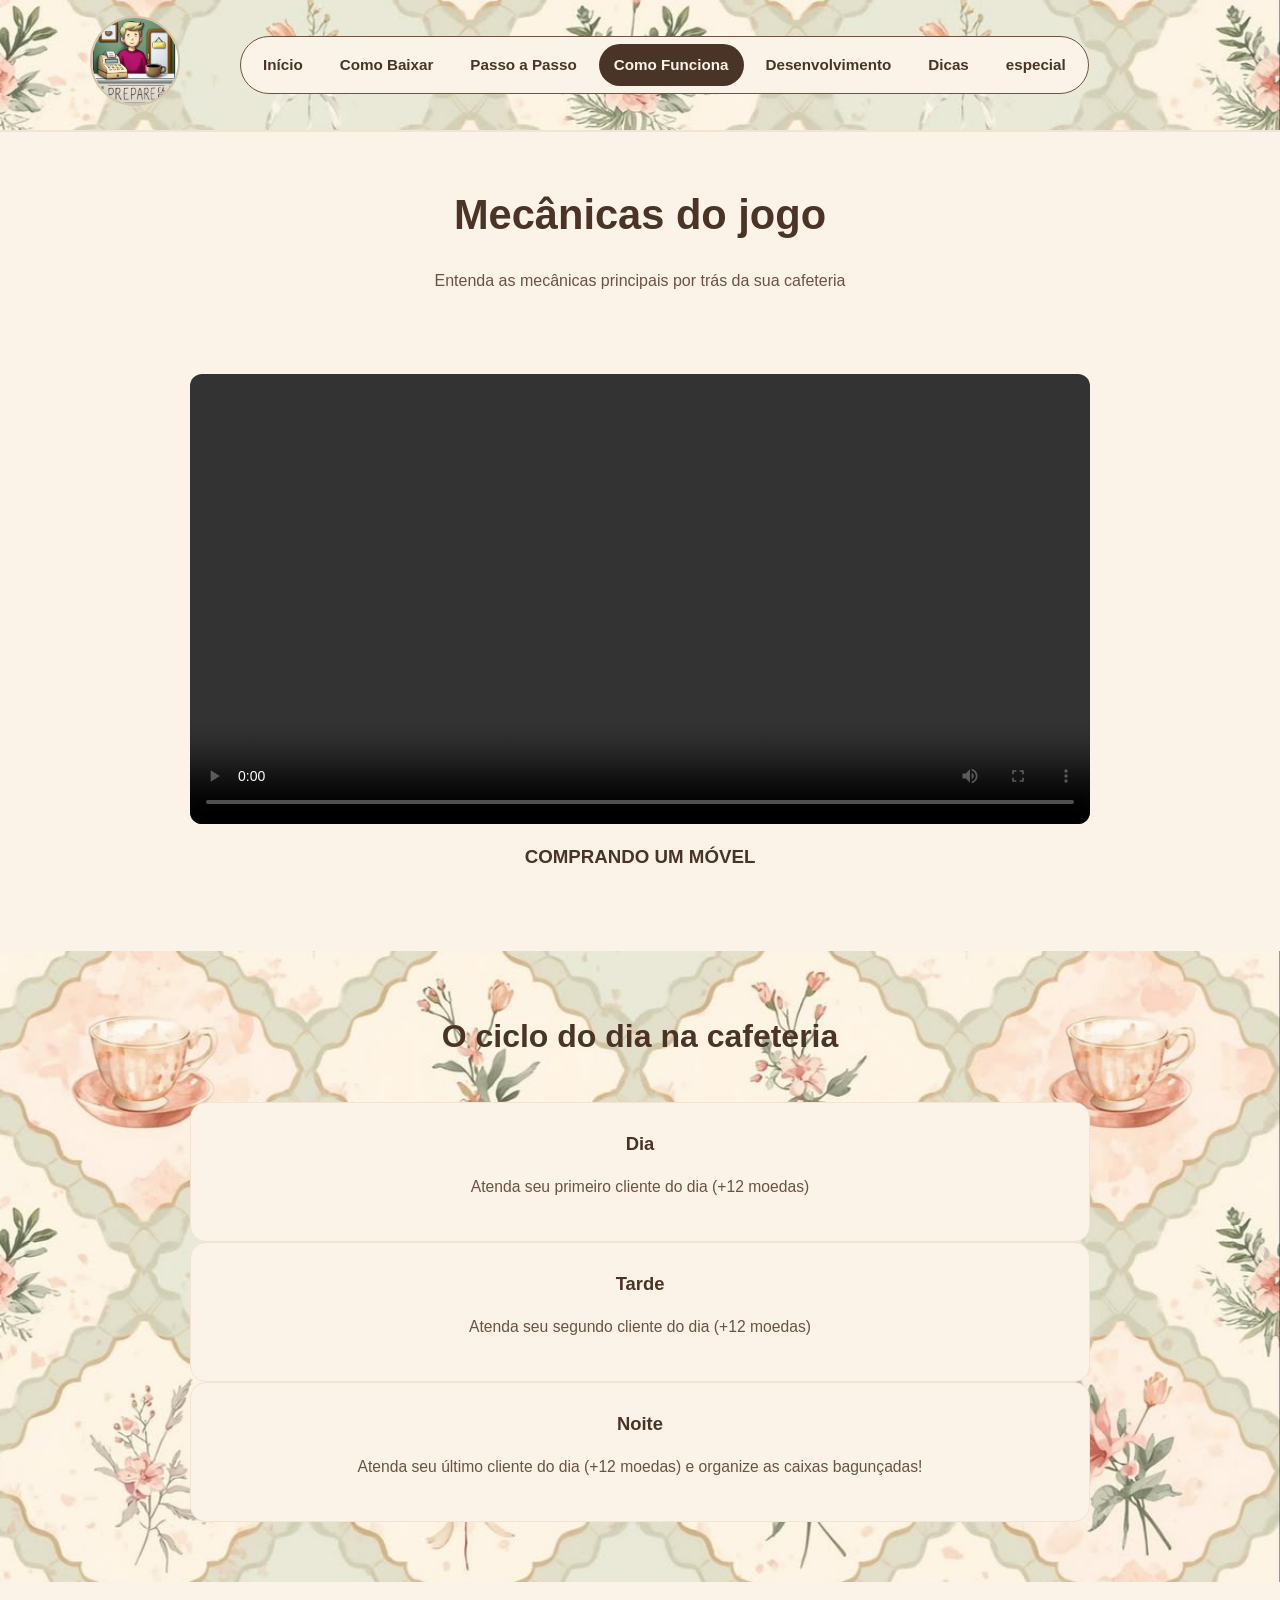
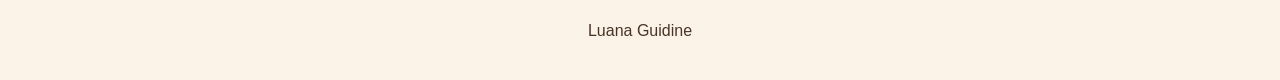
<file: como-funciona.html>
<!DOCTYPE html>
<html lang="pt-br">
<head>
  <meta charset="UTF-8">
  <meta name="viewport" content="width=device-width, initial-scale=1.0">
  <title>Prepare Café</title>
  <link rel="stylesheet" href="style.css">
</head>
<body>


  <nav class="nav">
    <div class="nav-conteudo">
      <a href="index.html" class="logo">
         <img src="logo.png" >
    
       </a>
        <br><br>


      <ul class="nav-links">
        <li><a href="index.html" >Início</a></li>
        <li><a href="como-baixar.html">Como Baixar</a></li>
        <li><a href="passo-a-passo.html">Passo a Passo</a></li>
        <li><a href="como-funciona.html"class="ativo">Como Funciona</a></li>
        <li><a href="sobre-desenvolvimento.html">Desenvolvimento</a></li>
        <li><a href="dicas.html">Dicas</a></li>
         <li><a href="especial.html">especial</a></li>
      </ul>
    </div>
  </nav>


  <header class="cabecalho-pagina">
    <h1>Mecânicas do jogo</h1>
    <p>Entenda as mecânicas principais por trás da sua cafeteria</p>
  </header>
<section class="secao">
  <center>
 
    <video width="800" autoplay controls>
    <source src="mvel.mp4" type="video/mp4">
</video>
  <h3>COMPRANDO UM MÓVEL</h3>
  </center>
</section>

  <section class="secao secao-alt">
    <div class="container">
      <div class="secao-titulo">
        <h2>O ciclo do dia na cafeteria</h2>
       
      </div>
    

        <div class="cartao" style="text-align:center;">
      
          <h3>Dia</h3>
          <p>Atenda seu primeiro cliente do dia (+12 moedas)</p>
        

      </div>

 <div class="cartao" style="text-align:center;">
      
          <h3>Tarde</h3>
          <p>Atenda seu segundo cliente do dia (+12 moedas)</p>
        

      </div>

       <div class="cartao" style="text-align:center;">
      
          <h3>Noite</h3>
          <p>Atenda seu último cliente do dia (+12 moedas) e organize as caixas bagunçadas! </p>
       

      </div>

    </div>
  </section>

  <footer class="rodape">
    
    <p>Luana Guidine</p>

  </footer>

</body>
</html>
</file>
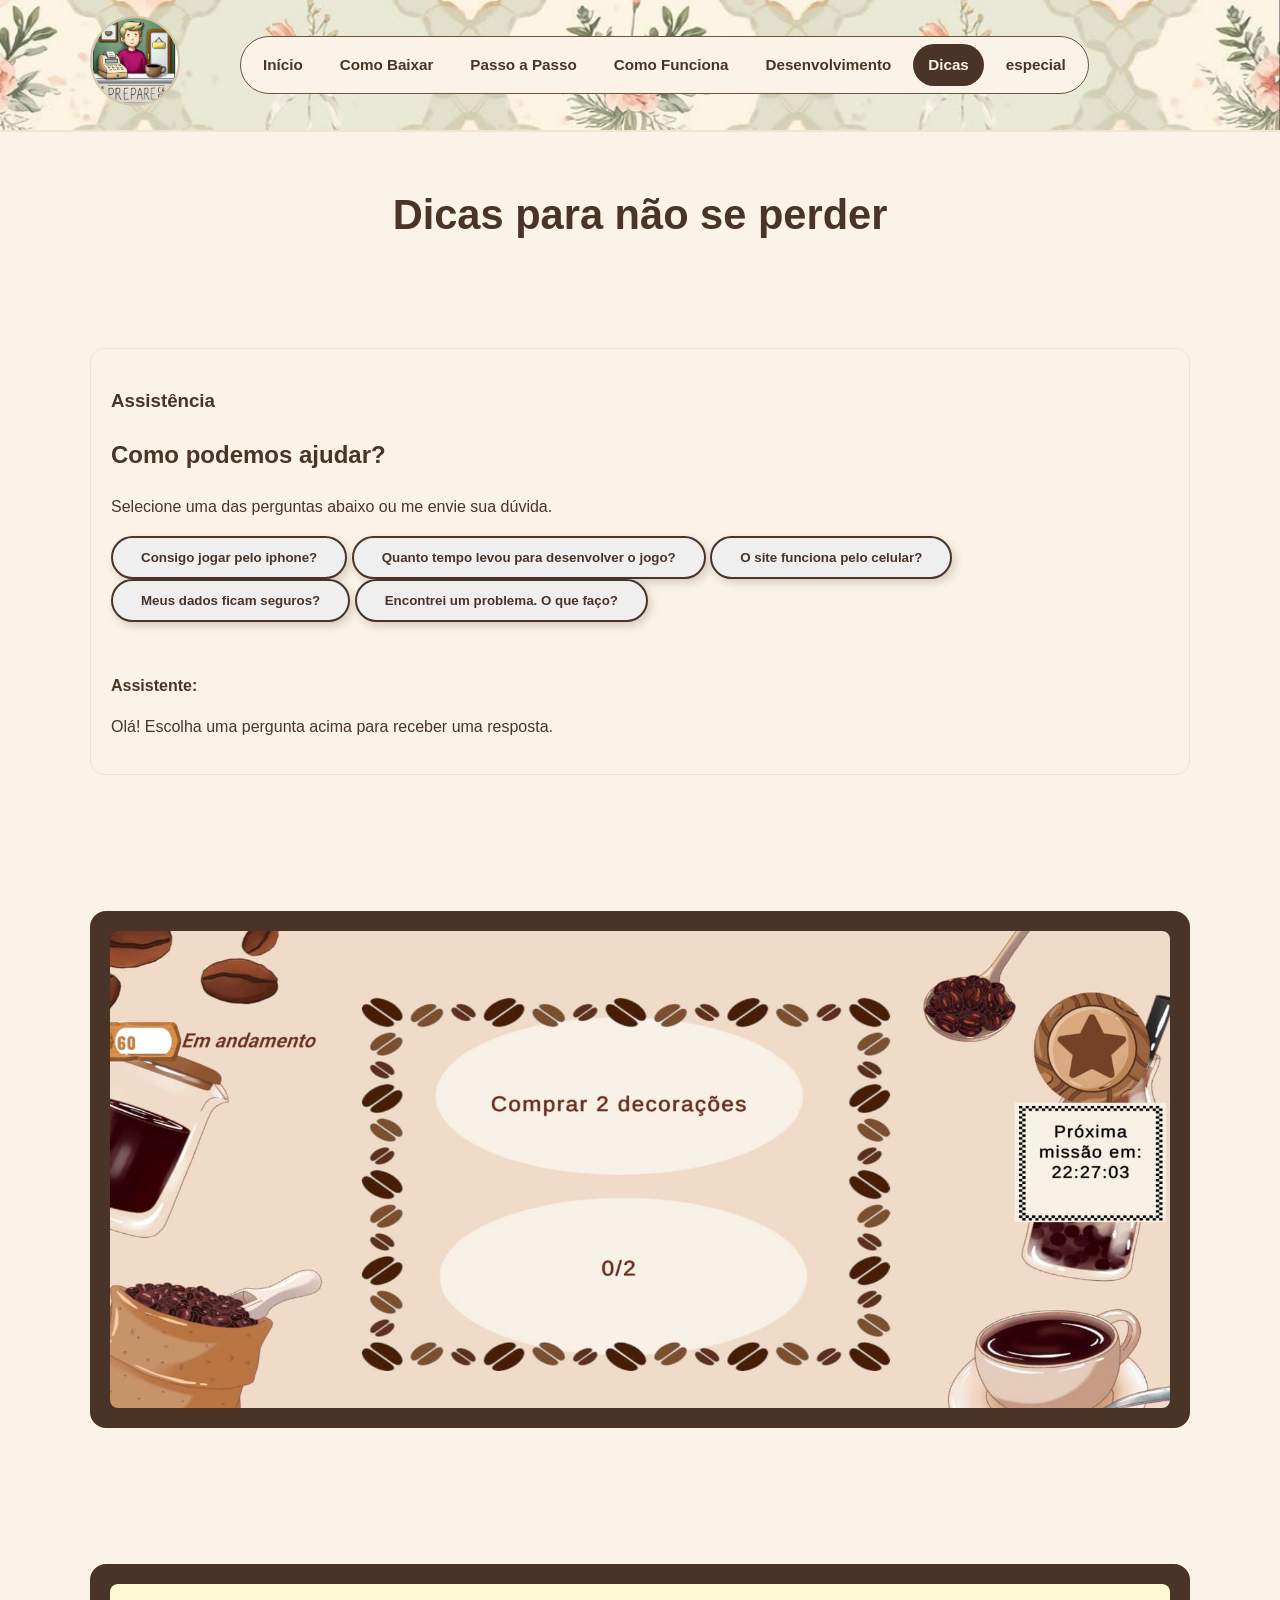
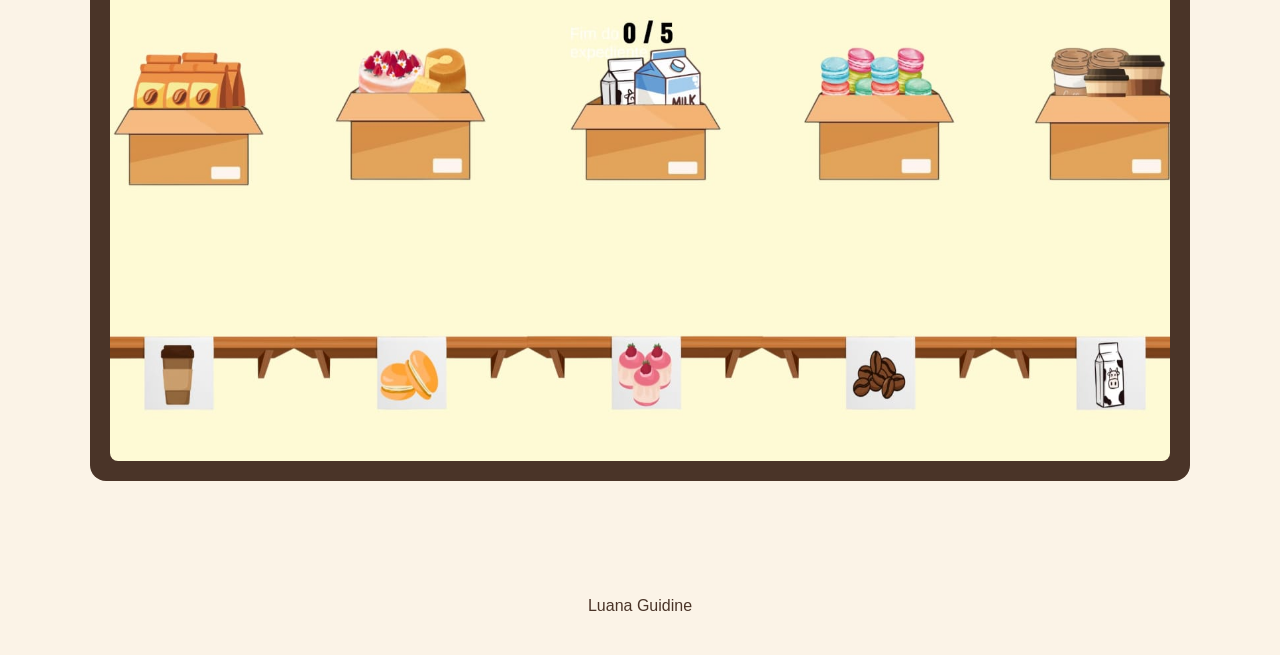
<file: dicas.html>
<!DOCTYPE html>
<html lang="pt-br">
<head>
  <meta charset="UTF-8">
  <meta name="viewport" content="width=device-width, initial-scale=1.0">
   <title>Prepare Café</title>
  <link rel="stylesheet" href="style.css">
</head>
<body>


  <nav class="nav">
    <div class="nav-conteudo">
      <a href="index.html" class="logo">
         <img src="logo.png" >
    
      </a>
        <br><br>


      <ul class="nav-links">
        <li><a href="index.html" >Início</a></li>
        <li><a href="como-baixar.html">Como Baixar</a></li>
        <li><a href="passo-a-passo.html">Passo a Passo</a></li>
        <li><a href="como-funciona.html">Como Funciona</a></li>
        <li><a href="sobre-desenvolvimento.html">Desenvolvimento</a></li>
        <li><a href="dicas.html" class="ativo">Dicas</a></li>
         <li><a href="especial.html">especial</a></li>
      </ul>
    </div>
  </nav>


  <header class="cabecalho-pagina">
    <h1>Dicas para não se perder</h1>
    </header>

  <section class="secao">
    <div class="container">
      <ul class="lista-dicas">
        <li >
          <section class="duvidas">

        <h1>Assistência</h1>

        <h2>Como podemos ajudar?</h2>

        <p class="subtitulo">
            Selecione uma das perguntas abaixo ou me envie sua dúvida.
        </p>

        <section class="perguntas">

            <button class="botao-secundario" onclick="responder('iphone')">
                Consigo jogar pelo iphone?
            </button>

            <button class="botao-secundario" onclick="responder('tempo')">
                Quanto tempo levou para desenvolver o jogo?
            </button>

            <button class="botao-secundario" onclick="responder('celular')">
                O site funciona pelo celular?
            </button>

            <button class="botao-secundario" onclick="responder('dados')">
                Meus dados ficam seguros?
            </button>

            <button class="botao-secundario" onclick="responder('problema')">
                Encontrei um problema. O que faço?
            </button>

        </section>
<br>
<br>

        <section class="chat">

            <div id="resposta">
                <strong>Assistente:</strong>

                <p>
                    Olá! Escolha uma pergunta acima para receber uma resposta.
                </p>
            </div>

        </section>

    </section>
        </li>
      </ul>
    </div>
<script>
  const respostas = {

    iphone:
        "Não, o jogo não funciona em iphone, apenas android e computador.",

    tempo:
        "Levou 21 dias para ser desenvolvido.",

    celular:
        "Sim! O jogo foi desenvolvido para funcionar no celular também, porém apresenta algumas falhas as vezes.",

    dados:
        "Não é solicitado em nenhum momento informações pessoais para o usuário ",

    problema:
        "Caso encontre algum problema durante a utilização do sistema, entre em contato com o email: luanaguidine96@gmail.com."
};


function responder(pergunta) {

    const areaResposta = document.getElementById("resposta");

    areaResposta.innerHTML = `
        <strong>Assistente:</strong>
        <p>${respostas[pergunta]}</p>
    `;
}

</script>
    <!-- <div class="container">
      <ul class="lista-dicas">
        <li >
          <div>
            <h3>Organize as caixas corretamente</h3>
            <p>Enquanto todas as caixas não forem posicionadas o novo dia não começa</p>
          </div>
        </li>
      </ul>
    </div> -->
  </section>

  <section class="secao">
    <div class="container">
      <div class="img largo">
   <img src="imagens/missao.jpg">
      </div>
    </div>
  </section>
    <section class="secao">
    <div class="container">
      <div class="img largo">
   <img src="imagens/restock.jpg">
      </div>
    </div>
  </section>
  <footer class="rodape">
    
    <p>Luana Guidine</p>

  </footer>

</body>
</html>
</file>
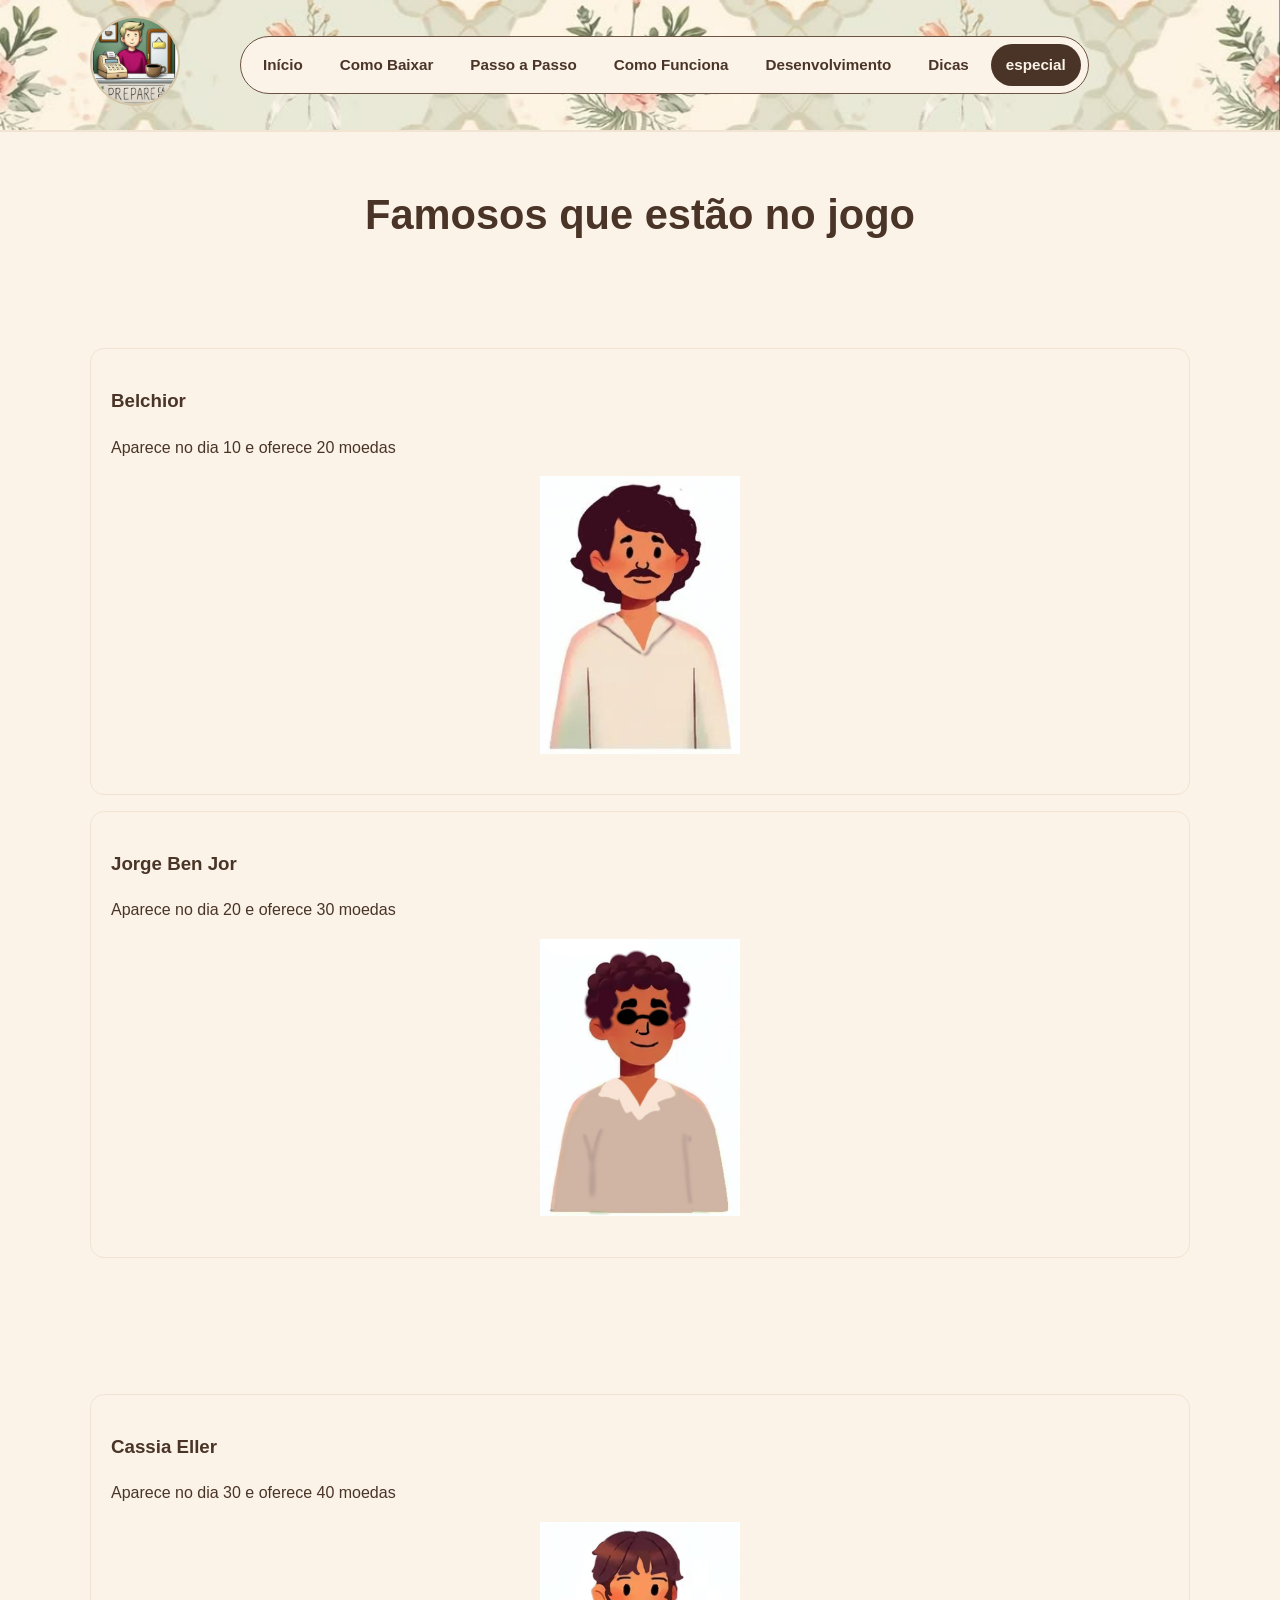
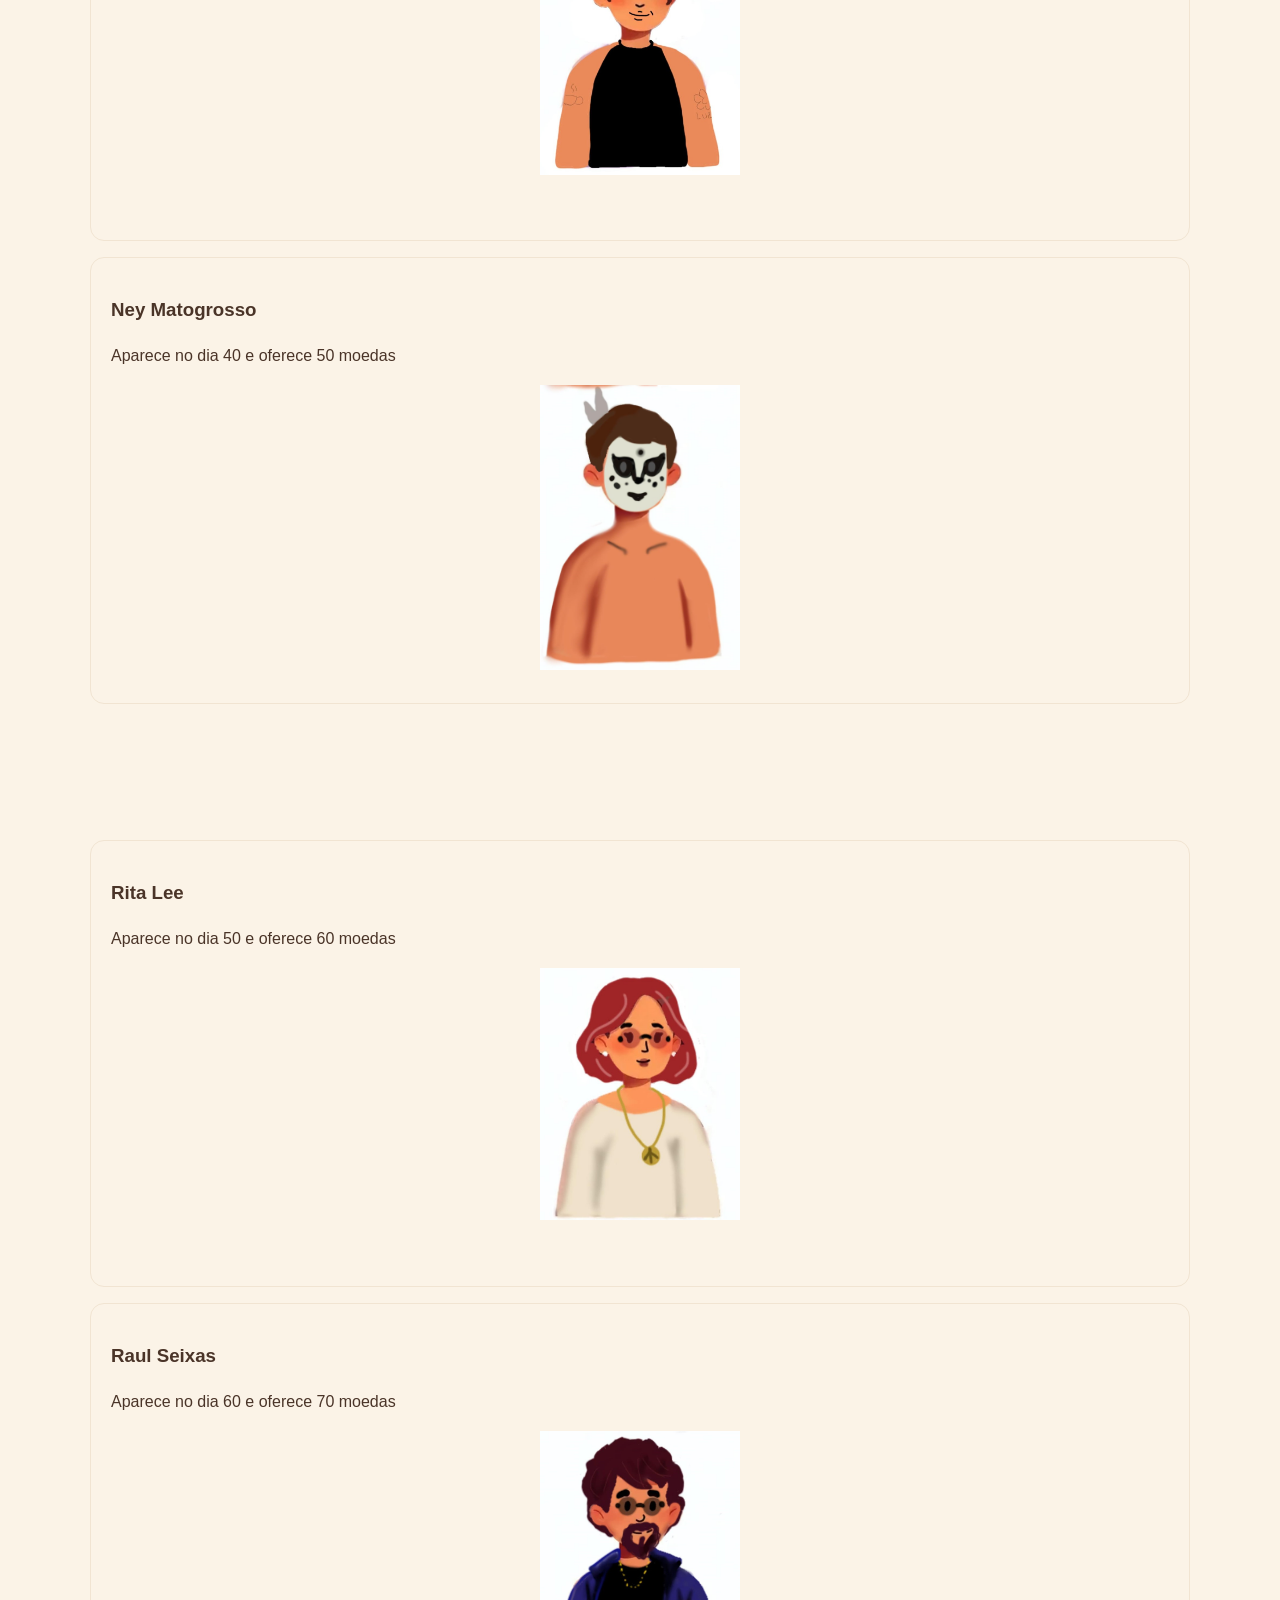
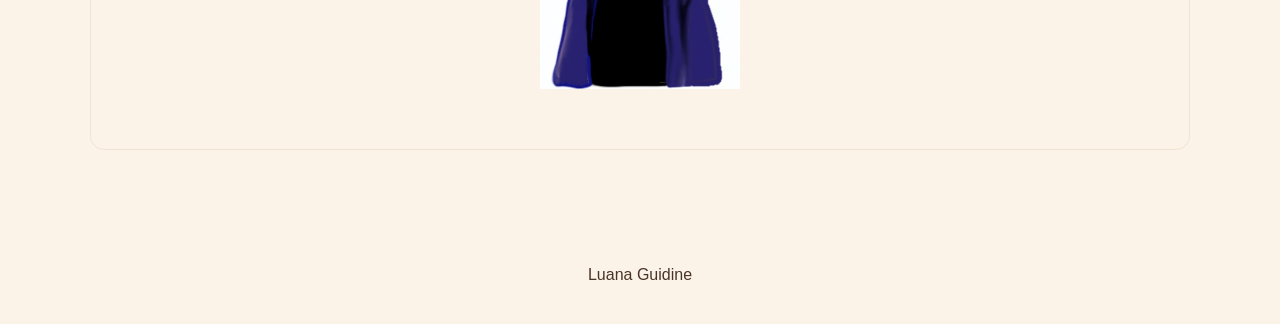
<file: especial.html>
<!DOCTYPE html>
<html lang="pt-br">
<head>
  <meta charset="UTF-8">
  <meta name="viewport" content="width=device-width, initial-scale=1.0">
   <title>Prepare Café</title>
  <link rel="stylesheet" href="style.css">
</head>
<body>


  <nav class="nav">
    <div class="nav-conteudo">
      <a href="index.html" class="logo">
         <img src="logo.png" >
    
       </a>
        <br><br>


      <ul class="nav-links">
        <li><a href="index.html" >Início</a></li>
        <li><a href="como-baixar.html">Como Baixar</a></li>
        <li><a href="passo-a-passo.html">Passo a Passo</a></li>
        <li><a href="como-funciona.html">Como Funciona</a></li>
        <li><a href="sobre-desenvolvimento.html">Desenvolvimento</a></li>
        <li><a href="dicas.html" >Dicas</a></li>
        <li><a href="especial.html" class="ativo">especial</a></li>
      </ul>
    </div>
  </nav>


  <header class="cabecalho-pagina">
    <div class="neon">
    <h1>Famosos que estão no jogo</h1>
    </div>
    </header>

  <section class="secao">
    <div class="container">
      <ul class="lista-dicas">
        <li >
          <div>
            <h3>Belchior</h3>
            <p>Aparece no dia 10 e oferece 20 moedas</p>
            <center>
      <div class="imglargoago" width="200 px">
   <img src="imagens/belchior.jpg" width="200">
      </div>
   </center>
          </div>
        </li>
      </ul>
    </div>


    <div class="container">
      <ul class="lista-dicas">
        <li >
          <div>
            <h3>Jorge Ben Jor</h3>
           <p>Aparece no dia 20 e oferece 30 moedas</p>
            <center>
      <div class="imglargoago" width="200 px">
   <img src="imagens/jorge - Copia.jpg" width="200">
      </div>
   </center>
          </div>
        </li>
      </ul>
    </div>
  </section>
<section class="secao">
    <div class="container">
      <ul class="lista-dicas">
        <li >
          <div>
            <h3>Cassia Eller</h3>
            <p>Aparece no dia 30 e oferece 40 moedas</p>
            <center>
      <div class="imglargoago" width="200 px">
   <img src="imagens/jorge.jpg" width="200">
      </div>
   </center>
          </div>
        </li>
      </ul>
    </div>

    <div class="container">
      <ul class="lista-dicas">
        <li >
          <div>
            <h3>Ney Matogrosso</h3>
            <p>Aparece no dia 40 e oferece 50 moedas</p>
         <center>
      <div class="imglargoago" width="200 px">
   <img src="imagens/ney.jpg" width="200">
      </div>
   </center>
          </div>
        </li>
      </ul>
    </div>
  </section>
  
    <section class="secao">
    <div class="container">
      <ul class="lista-dicas">
        <li >
          <div>
            <h3>Rita Lee</h3>
             <p>Aparece no dia 50 e oferece 60 moedas</p>
            <center>
      <div class="imglargoago" width="200 px">
   <img src="imagens/raul - Copia.jpg" width="200">
      </div>
   </center>
          </div>
        </li>
      </ul>
    </div>

    <div class="container">
      <ul class="lista-dicas">
        <li >
          <div>
   <h3>Raul Seixas</h3>
            <p>Aparece no dia 60 e oferece 70 moedas</p>
         <center>
      <div class="imglargoago" width="200 px">
   <img src="imagens/raul.jpg" width="200">
      </div>
   </center>
          </div>
        </li>
      </ul>
    </div>
  </section>
 
   
  <footer class="rodape">
    
    <p>Luana Guidine</p>

  </footer>

</body>
</html>
</file>
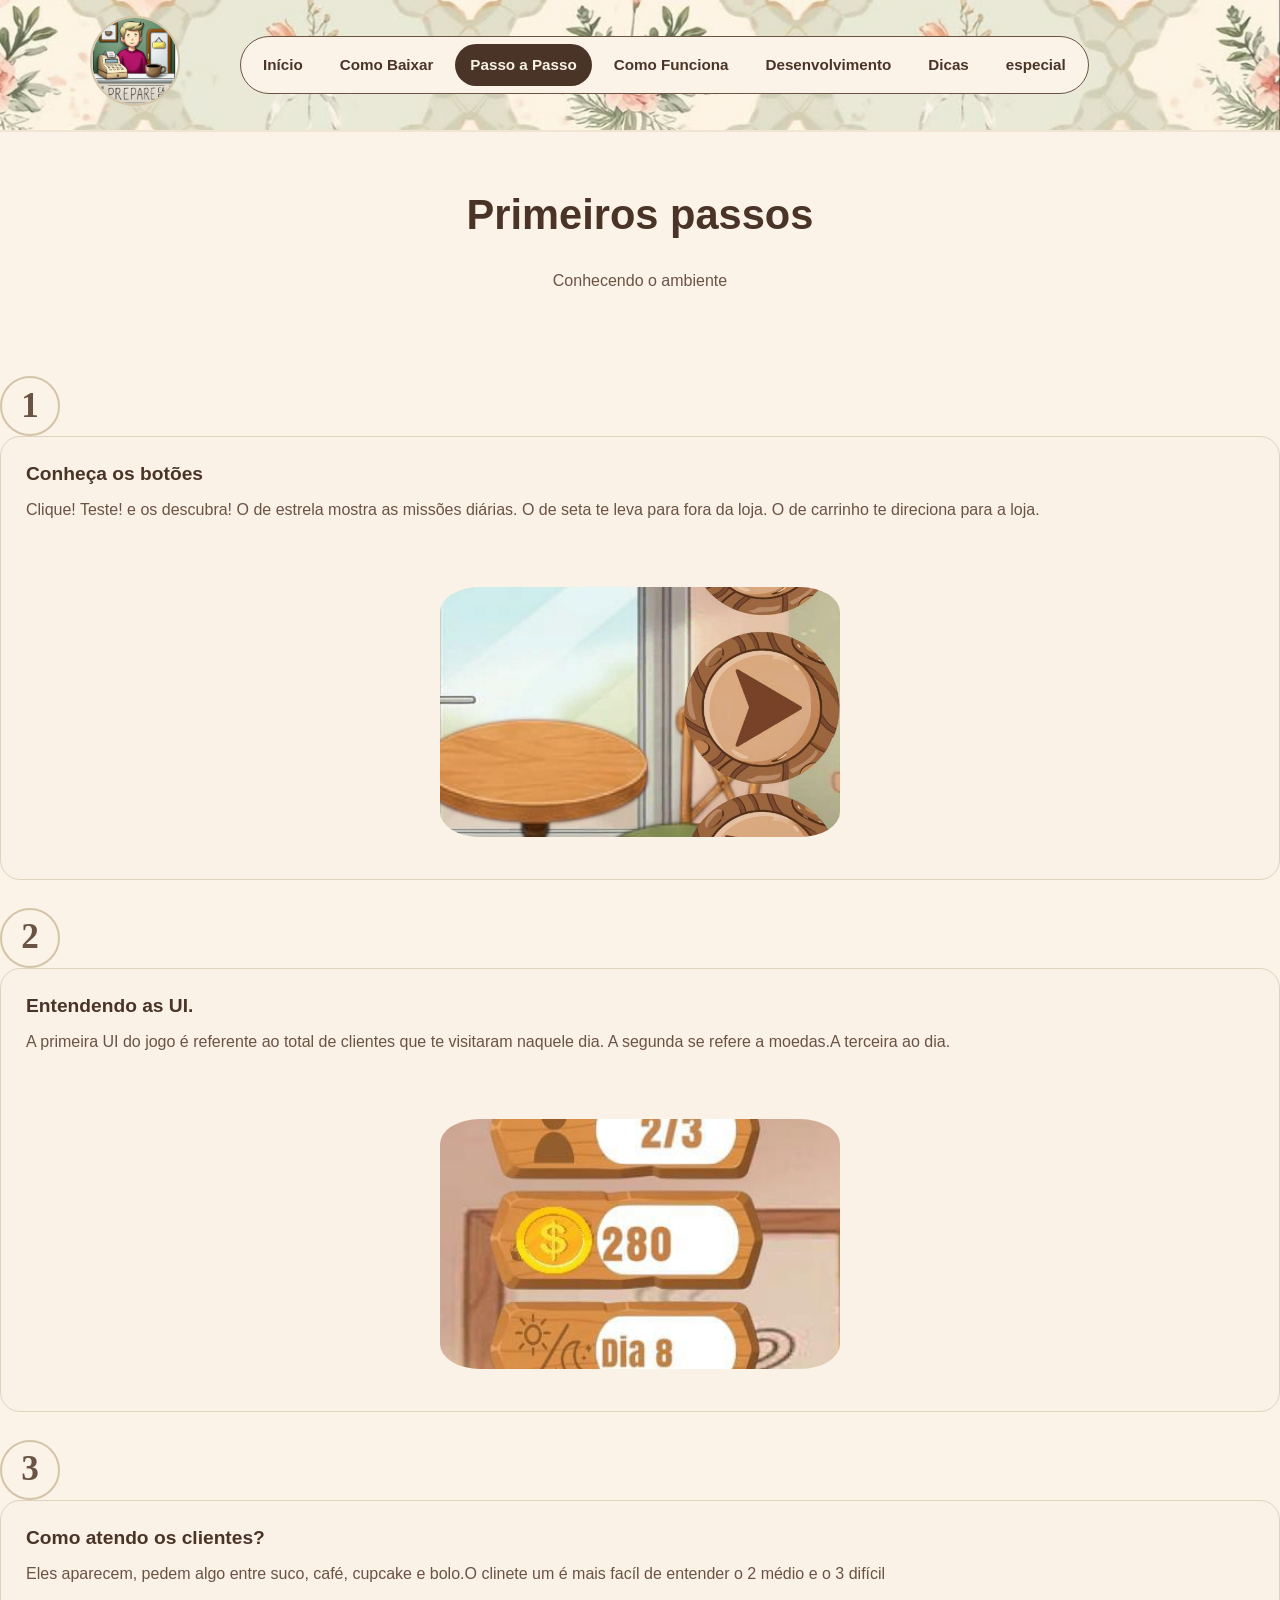
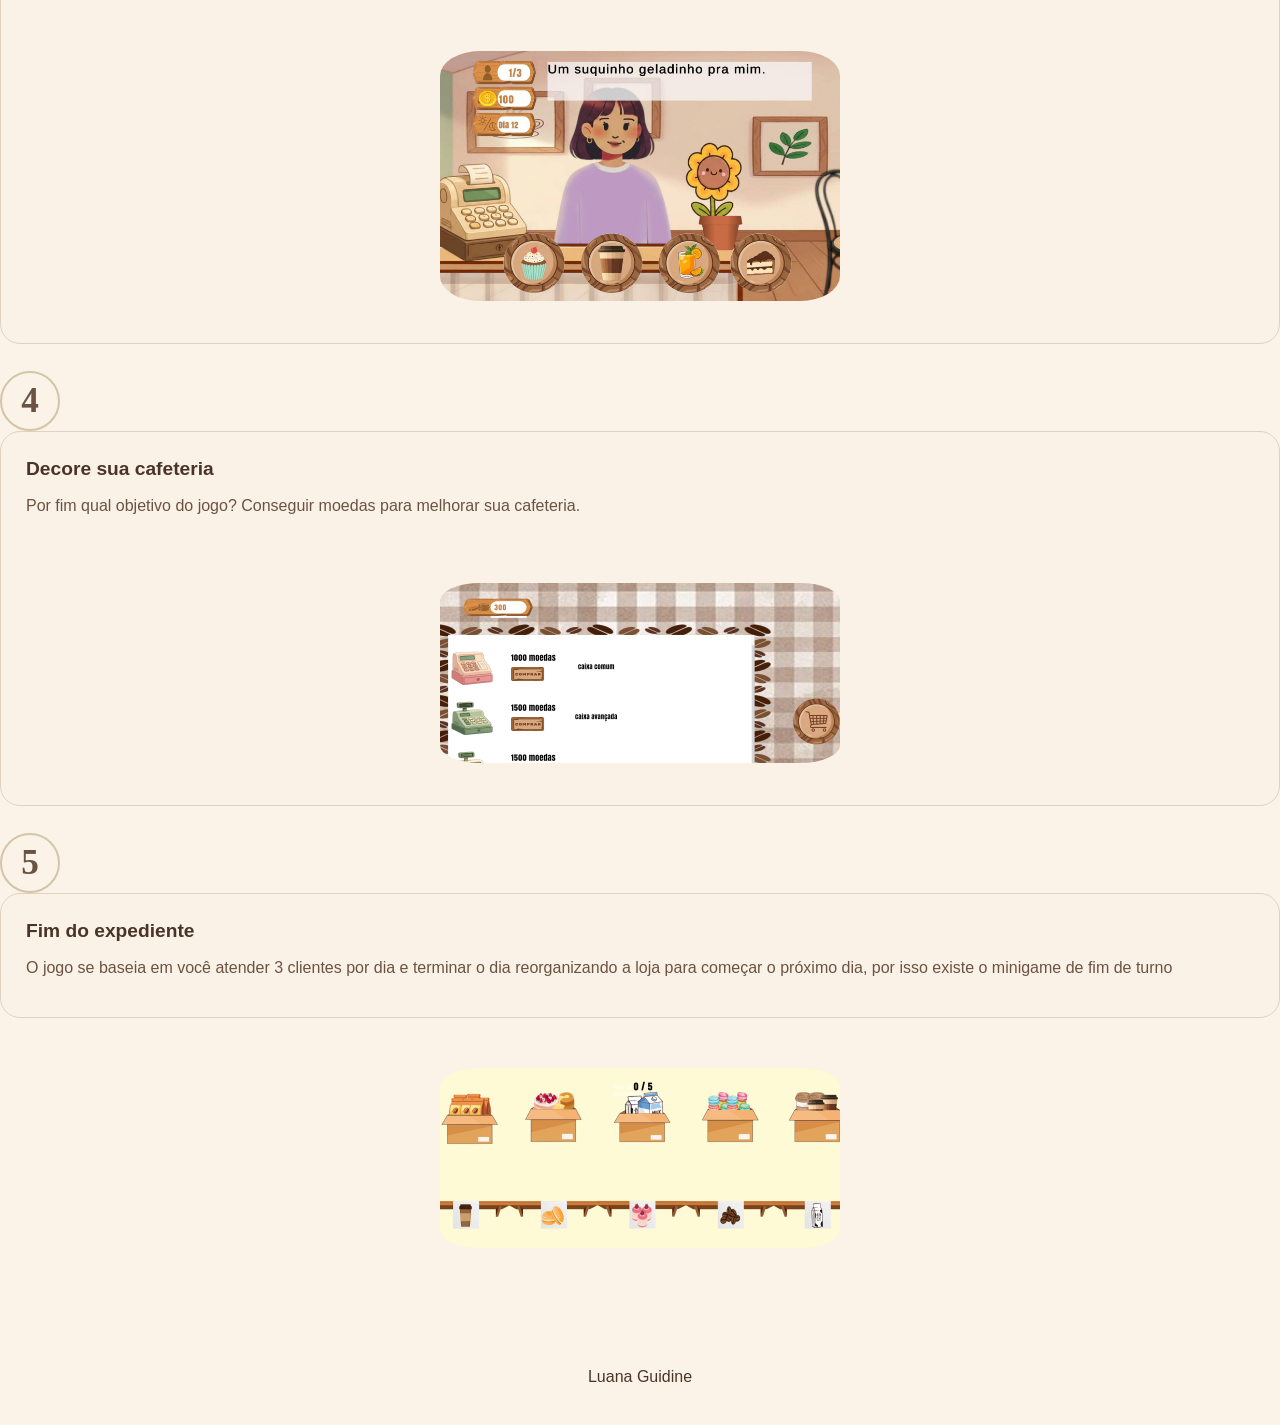
<file: passo-a-passo.html>
<!DOCTYPE html>
<html lang="pt-br">
<head>
  <meta charset="UTF-8">
  <meta name="viewport" content="width=device-width, initial-scale=1.0">
  <title>Prepare Café</title>
  <link rel="stylesheet" href="style.css">
</head>
<body>


  <nav class="nav">
    <div class="nav-conteudo">
      <a href="index.html" class="logo">
         <img src="logo.png" >
    
      </a>
      <br><br>


      <ul class="nav-links">
        <li><a href="index.html" >Início</a></li>
        <li><a href="como-baixar.html">Como Baixar</a></li>
        <li><a href="passo-a-passo.html"class="ativo">Passo a Passo</a></li>
        <li><a href="como-funciona.html">Como Funciona</a></li>
        <li><a href="sobre-desenvolvimento.html">Desenvolvimento</a></li>
        <li><a href="dicas.html">Dicas</a></li>
         <li><a href="especial.html">especial</a></li>
      </ul>
    </div>
  </nav>


  <header class="cabecalho-pagina">
    
    <h1>Primeiros passos</h1>
    <p>Conhecendo o ambiente</p>
  </header>

  
  <section class="secao">
   

      
        <span class="passo-numero">1</span>
        <div class="passo-texto">
          <h3>Conheça os botões</h3>
          <p>Clique! Teste! e os descubra! 
           O de estrela mostra as missões diárias.
           O de seta te leva para fora da loja.
           O de carrinho te direciona para a loja.</p>
          <header class="cabecalho-pagina">
        <img src="imagens/botaoo.jpg"  >
  </header>
        </div>
           
        
      
<br>
     
        <span class="passo-numero">2</span>
        <div class="passo-texto">
          <h3>Entendendo as UI.</h3>
          <p>A primeira UI do jogo é referente ao total de clientes que te visitaram naquele dia.
          A segunda se refere a moedas.A terceira ao dia.</p>
          <header class="cabecalho-pagina">
        <img src="imagens/ui.jpg"  >
  </header>
        </div>
      
<br>
      
        <span class="passo-numero">3</span>
        <div class="passo-texto">
          <h3>Como atendo os clientes?</h3>
          <p>Eles aparecem, pedem algo entre suco, café, cupcake e bolo.O clinete um é mais facíl de entender o 2 médio e o 3 difícil</p>
    <header class="cabecalho-pagina">
        <img src="minigame,cafe.jpeg"  >
  </header>
        </div>
   
<br>
     
        <span class="passo-numero">4</span>
        <div class="passo-texto">
          <h3>Decore sua cafeteria</h3>
          <p>Por fim qual objetivo do jogo? Conseguir moedas para melhorar sua cafeteria.</p>
   <header class="cabecalho-pagina">
        <img src="imagens/loja.jpg"  >
  </header>
        </div>
    

      <br>
        <span class="passo-numero">5</span>
        <div class="passo-texto">
          <h3>Fim do expediente</h3>
          <p>O jogo se baseia em você atender 3 clientes por dia e terminar o dia reorganizando a loja para começar o próximo dia, por isso existe o minigame de fim de turno</p>
        </div>
        <header class="cabecalho-pagina">
        <img src="imagens/restock.jpg"  >
  </header>
    </div>


  </section>

  

<footer class="rodape">
    
    <p>Luana Guidine</p>

  </footer>

</body>
</html>
</file>
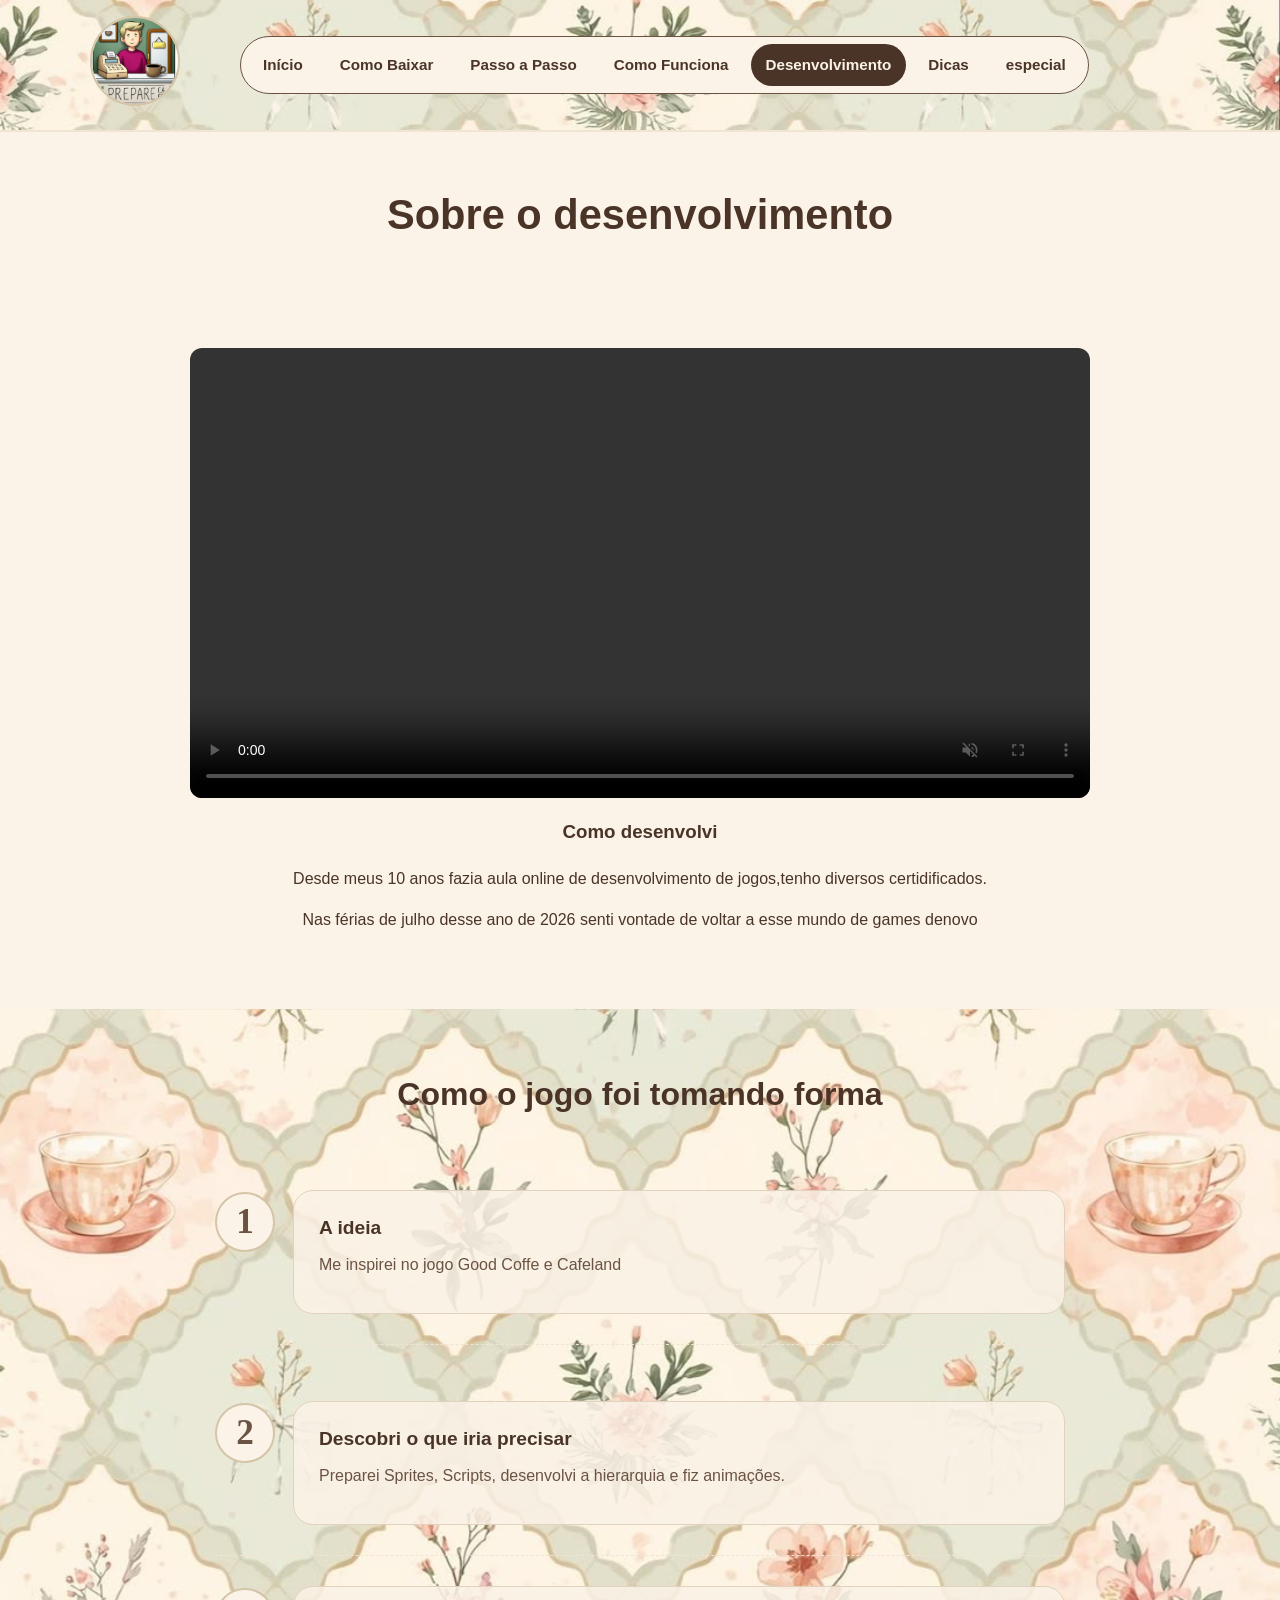
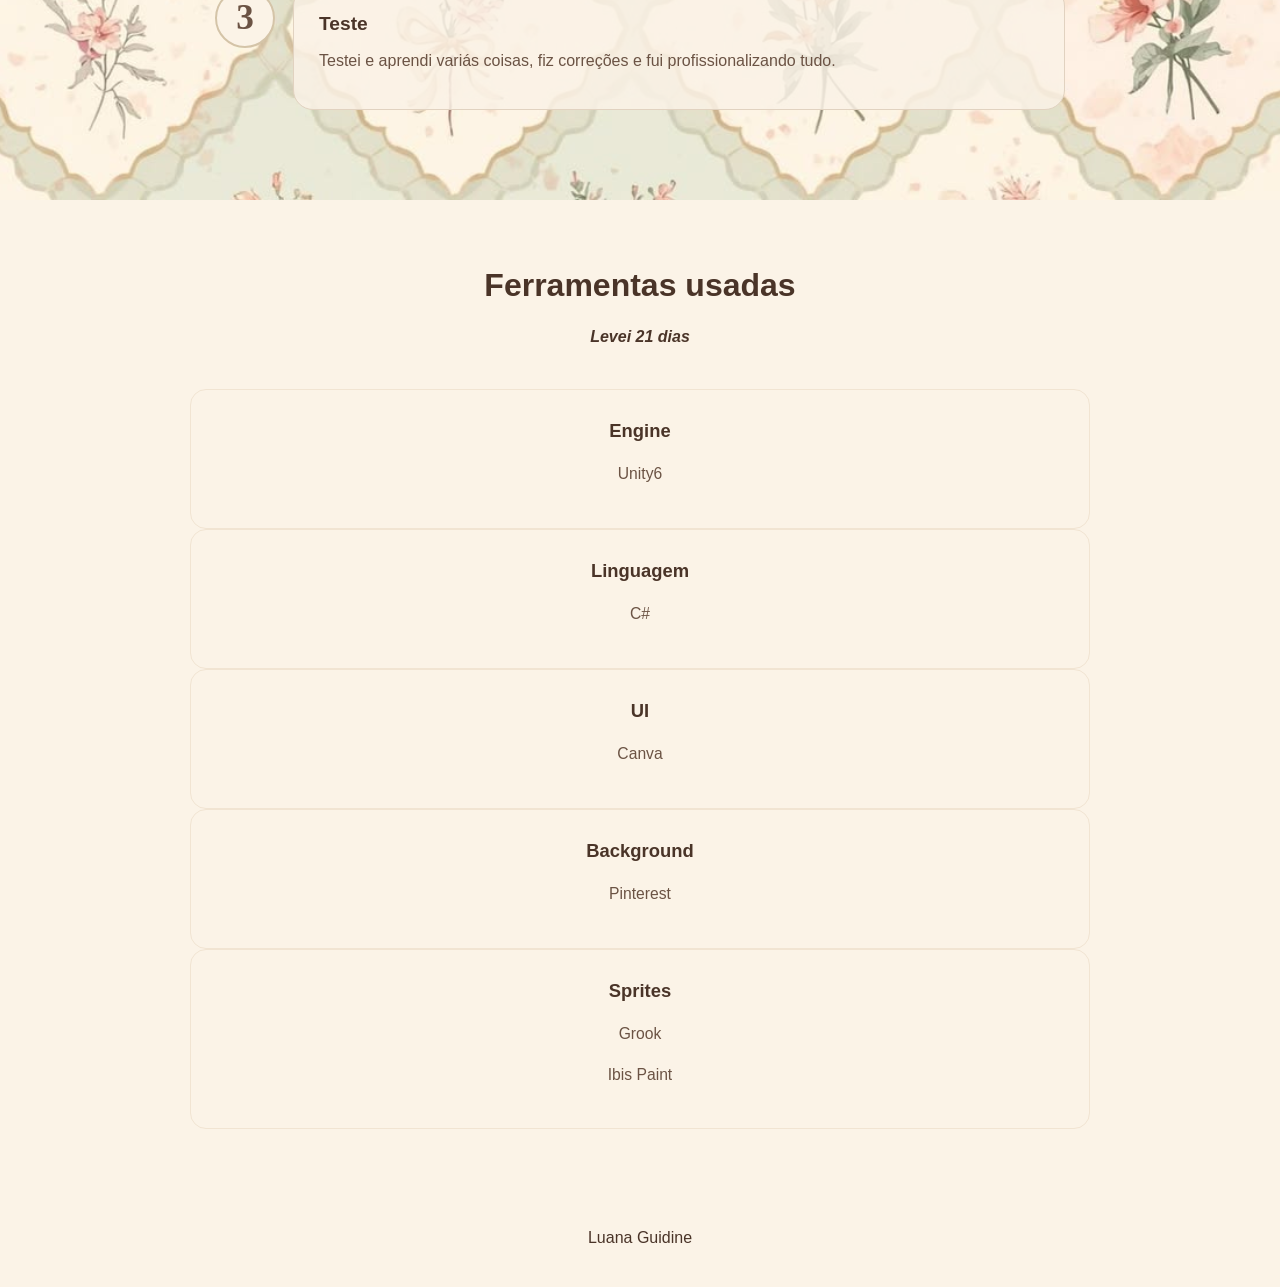
<file: sobre-desenvolvimento.html>
<!DOCTYPE html>
<html lang="pt-br">
<head>
  <meta charset="UTF-8">
  <meta name="viewport" content="width=device-width, initial-scale=1.0">
   <title>Prepare Café</title>
  <link rel="stylesheet" href="style.css">
</head>
<body>


  <nav class="nav">
    <div class="nav-conteudo">
      <a href="index.html" class="logo">
         <img src="logo.png" >
    </a>
        <br><br>

      <ul class="nav-links">
        <li><a href="index.html" >Início</a></li>
        <li><a href="como-baixar.html">Como Baixar</a></li>
        <li><a href="passo-a-passo.html">Passo a Passo</a></li>
        <li><a href="como-funciona.html">Como Funciona</a></li>
        <li><a href="sobre-desenvolvimento.html"class="ativo">Desenvolvimento</a></li>
        <li><a href="dicas.html">Dicas</a></li>
         <li><a href="especial.html">especial</a></li>
      </ul>
      
    </div>
  </nav>


  <header class="cabecalho-pagina">
    <h1>Sobre o desenvolvimento</h1>
  </header>

  <section class="secao">
      
  <center>
 
    <video width="800" autoplay controls muted>
    <source src="jogando.mp4" type="video/mp4">
</video>
  
  </center>

      <div>
       <CENTER>
       <h3>Como desenvolvi</h3>
   <p >
          Desde meus 10 anos fazia aula online de desenvolvimento de jogos,tenho diversos certidificados.
        </p>
        <p >
          Nas férias de julho desse ano de 2026 senti vontade de voltar a esse mundo de games denovo
          
        </p>
        </CENTER>
      </div>
    </div>
  </section>

  <section class="secao secao-alt">
    <div class="container">
      <div class="secao-titulo">
      
       <b> <h2>Como o jogo foi tomando forma</h2></b>
      </div>

      <div class="passo entra">
        <span class="passo-numero">1</span>
        <div class="passo-texto">
          <h3>A ideia</h3>
          <p>Me inspirei no jogo Good Coffe e Cafeland</p>
        </div>
      </div>

     <br>
        
      <div class="passo entra">
        <span class="passo-numero">2</span>
        <div class="passo-texto">
          <h3>Descobri o que iria precisar</h3>
          <p>Preparei Sprites, Scripts, desenvolvi a hierarquia e fiz animações.</p>
        </div>
      </div>

      <div class="passo entra">
        <span class="passo-numero">3</span>
        <div class="passo-texto">
          <h3>Teste</h3>
          <p>Testei e aprendi variás coisas, fiz correções e fui profissionalizando tudo.</p>
        </div>
      </div>
     
  </section>

  <section class="secao">
    <div class="container">
      <div class="secao-titulo">
        <h2>Ferramentas usadas</h2>
        <b><em>Levei 21 dias</em></b>
      </div>

     
        <div class="cartao" style="text-align:center;">
          <h3>Engine</h3>
          <p>Unity6</p>
        </div>
         <div class="cartao" style="text-align:center;">
          <h3>Linguagem</h3>
          <p>C#</p>
        </div>
         <div class="cartao" style="text-align:center;">
          <h3>UI</h3>
          <p>Canva</p>
        </div>
         <div class="cartao" style="text-align:center;">
          <h3>Background</h3>
          <p>Pinterest</p>
        </div>
      <div class="cartao" style="text-align:center;">
          <h3>Sprites</h3>
          <p>Grook</p>
          <p>Ibis Paint</p>
        </div>
    </div>
  </section>

  <footer class="rodape">
    
    <p>Luana Guidine</p>

  </footer>

</body>
</html>
</file>
<file: style.css>
* {
    box-sizing: border-box;
}

html {
    scroll-behavior: smooth;
}

body {
    margin: 0;
    padding: 0;

    font-family: 'Quicksand', sans-serif;

    background-color: #FBF3E7;
    color: #4A3428;

    line-height: 1.6;

    overflow-x: hidden;
}

img {
    max-width: 100%;
    height: auto;
    transition: transform 200ms ease;
}

a {
    text-decoration: none;
    color: inherit;
}

h1,
h2,
h3,
h4 {
    color: #4A3428;
}

.container {
    width: min(100% - 48px, 1100px);
    margin: 0 auto;
}


.nav {
    background-image: url(imagens/back.jpg);
    background-position: center;
    background-size: cover;

    border-bottom: 2px solid #F1E4D2;

    padding: 16px 0;
}

.nav-conteudo {
    width: min(100% - 48px, 1100px);
    margin: 0 auto;

    display: flex;
    align-items: center;
    gap: 30px;
}

.nav img {
    width: 90px;
    height: 90px;

    border-radius: 50%;
    border: 2px solid #d4c4a8;

    object-fit: cover;
}

.logo {
    display: block;
    flex-shrink: 0;
}

.nav-links {
    list-style: none;

    margin: 0;
    padding: 5px;

    background-color: #FBF3E7;

    border-radius: 30px;
    border: 1px solid #6b5344;

    display: flex;
    align-items: center;

    gap: 3px;

    flex-wrap: wrap;
}

.nav-links li {
    margin: 2px;
}

.nav-links a {
    display: block;

    padding: 9px 15px;

    border-radius: 999px;

    font-weight: 600;
    font-size: 0.95rem;

    white-space: nowrap;

    transition:
        background-color 200ms ease,
        color 200ms ease;
}

.nav-links a.ativo {
    background-color: #4A3428;
    color: #FBF3E7;
}

.nav-links a:hover {
    background-color: #8FA888;
    color: #FBF3E7;
}



.hero {
    width: min(100%, 900px);

    margin: 0 auto;

    padding: clamp(45px, 8vw, 80px) 24px;

    text-align: center;
}

.hero h1 {
    font-size: clamp(2rem, 5vw, 2.6rem);

    font-weight: 700;

    margin: 0 0 18px;
}

.hero h1 em {
    color: #925f34;
    font-style: italic;
}

.hero p.subtitulo {
    width: min(100%, 560px);

    margin: 0 auto 30px;

    font-size: clamp(1rem, 2.5vw, 1.1rem);

    color: #6b5344;
}



.botao-download {
    display: inline-flex;

    align-items: center;
    justify-content: center;

    gap: 10px;

    max-width: 100%;

    background-color: #4A3428;
    color: #FBF3E7;

    font-family: 'Quicksand', sans-serif;

    font-weight: 700;
    font-size: 1.1rem;

    padding: 14px 28px;

    border-radius: 999px;

    box-shadow: 3px 4px 8px rgba(74, 52, 40, 0.25);

    transition:
        background-color 200ms ease,
        transform 200ms ease;
}

.botao-download:hover {
    background-color: #A9754B;

    animation: pulsar 500ms infinite;
}

.botao-download .icone {
    display: flex;
    align-items: center;
}

.botao-download .icone img {
    width: 30px;
    height: 30px;

    object-fit: contain;

    margin: 0;
}

.botao-secundario {
    display: inline-flex;

    align-items: center;
    justify-content: center;

    gap: 8px;

    max-width: 100%;

    border: 2px solid #4A3428;

    color: #4A3428;

    font-weight: 700;

    padding: 12px 28px;

    border-radius: 999px;

    box-shadow: 3px 4px 8px rgba(74, 52, 40, 0.2);

    transition:
        background-color 200ms ease,
        color 200ms ease;
}

.botao-secundario:hover {
    background-color: #4A3428;
    color: #FBF3E7;

    animation: pulsar 500ms infinite;
}

.botao-secundario img {
    width: 30px;
    height: 30px;

    object-fit: contain;

    margin: 0;
}


/* =========================================================
   SEÇÕES
========================================================= */

.secao {
    padding: clamp(40px, 7vw, 60px) 0;
}

.secao-alt {
    background-image: url(imagens/back.jpg);
    background-position: center;
    background-size: cover;
}

.secao-titulo {
    width: min(100%, 640px);

    margin: 0 auto 40px;

    text-align: center;
}

.secao-titulo .hero-eyebrow {
    display: inline-block;

    margin-bottom: 14px;
}

.secao-titulo h2 {
    font-size: clamp(1.7rem, 4vw, 2rem);

    margin: 0 0 12px;
}

.secao-titulo p {
    color: #6b5344;

    font-size: 1.05rem;
}



.img,
.placeholder-img {
    width: 100%;

    background-color: #4A3428;

    border-radius: 16px;

    padding: clamp(10px, 3vw, 20px);

    text-align: center;

    margin-bottom: 16px;

    overflow: hidden;
}

.img img,
.placeholder-img img {
    display: block;

    width: 100%;
    height: auto;

    margin: 0 auto;

    border-radius: 8px;
}

.img.alto {
    min-height: 300px;
}

.img.quadrado {
    min-height: 180px;
}

.img.largo {
    min-height: 300px;
}

.img.largo img {
    width: 100%;
    height: auto;
}

.placeholder-img small {
    font-size: 0.8rem;
    opacity: 0.75;
}



.cartao {
    width: min(100% - 48px, 900px);

    margin: 0 auto;

    background-color: #FBF3E7;

    border-radius: 16px;

    padding: clamp(20px, 5vw, 26px) clamp(18px, 4vw, 22px);

    border: 1px solid #F1E4D2;

    text-align: center;
}

.cartao h3 {
    font-size: 1.15rem;

    margin: 0 0 8px;
}

.cartao p {
    color: #6b5344;

    font-size: 0.98rem;
}

.cartao img {
    width: 30px;
    height: 30px;

    object-fit: contain;
}



.passo {
    width: 100%;
    max-width: 850px;

    margin: 0 auto;

    padding: 30px 0;

    display: flex;

    align-items: flex-start;

    gap: 18px;

    border-bottom: 1px dashed #F1E4D2;
}

.passo:last-child {
    border-bottom: none;
}

.passo-numero {
    flex: 0 0 60px;

    width: 60px;
    height: 60px;

    margin-top: 2px;

    display: flex;

    align-items: center;
    justify-content: center;

    font-family: 'Fraunces', serif;

    font-size: 2.2rem;

    font-weight: 700;

    color: #6b5344;

    text-align: center;

    border-radius: 50%;

    border: 2px solid #d4c4a8;

    background-color: #FBF3E7;
}

.passo-texto {
    flex: 1;

    min-width: 0;

    padding: 22px 25px;

    background-color: rgba(251, 243, 231, 0.85);

    border: 1px solid #E1D2C0;

    border-radius: 20px;
}

.container .passo-texto {
    width: auto;
}

.passo-texto h3 {
    margin: 0 0 8px;

    font-size: 1.2rem;
}

.passo-texto p {
    color: #6b5344;

    margin: 0 0 14px;
}

.passo-texto img {
    display: block;

    width: auto;
    max-width: 100%;
    height: auto;

    margin: 0 auto;

    border-radius: 10px;
}



.cabecalho-pagina {
    padding: clamp(35px, 7vw, 50px) 24px 20px;

    text-align: center;
}

.cabecalho-pagina h1 {
    font-size: clamp(2rem, 6vw, 2.6rem);

    margin: 0 0 20px;
}

.cabecalho-pagina p {
    width: min(100%, 560px);

    margin: 14px auto 0;

    color: #6b5344;
}

.cabecalho-pagina img {
    display: block;

    width: min(100%, 400px);
    height: auto;

    max-height: 250px;

    object-fit: cover;

    margin: 0 auto;

    border-radius: 10%;
}


.lista-dicas {
    width: 100%;

    list-style: none;

    margin: 0;
    padding: 0;
}

.lista-dicas li {
    background-color: #FBF3E7;

    border: 1px solid #F1E4D2;

    border-radius: 14px;

    padding: 18px 20px;

    margin-bottom: 16px;
}

.lista-dicas .icone-dica {
    font-size: 1.4rem;

    margin-right: 10px;
}



.secao video {
    display: block;

    width: 100%;
    max-width: 900px;

    height: auto;

    margin: 0 auto;

    border-radius: 12px;
}


.imglargoago {
    width: min(200px, 70vw);
    height: 300px;

    border: 

       }


@media (max-width: 768px) {

    body {
        width: 100%;
        overflow-x: hidden;
    }

    /* NAV */

    .nav {
        padding: 14px 0 20px;
    }

    .nav-conteudo {
        width: 100%;
        padding: 0 12px;

        display: flex;
        flex-direction: column;

        gap: 14px;
    }

    .logo {
        display: block;
        margin: 0 auto;
    }

    .nav img {
        width: 65px;
        height: 65px;
    }

    .nav-links {
        width: 100%;

        margin: 0;
        padding: 8px;

        display: flex;

        justify-content: center;
        align-items: center;

        flex-wrap: wrap;

        gap: 3px;

        border-radius: 30px;
    }

    .nav-links li {
        margin: 1px;
    }

    .nav-links a {
        padding: 8px 10px;

        font-size: 0.85rem;

        white-space: nowrap;
    }


    /* CABEÇALHO */

    .cabecalho-pagina {
        width: 100%;

        padding: 40px 16px 25px;
    }

    .cabecalho-pagina h1 {
        font-size: 2rem;

        line-height: 1.2;

        margin-bottom: 25px;
    }

    .cabecalho-pagina img {
        display: block;

        width: 100%;
        max-width: 100%;

        height: auto;

        margin: 0 auto;

        border-radius: 25px;

        object-fit: contain;
    }


    /* CARTÃO */

    .cartao {
        width: 100%;

        margin: 0;

        padding: 28px 16px;

        border-radius: 18px;
    }


    /* IMAGENS GRANDES */

    .img,
    .img.largo {
        width: 100%;

        min-height: 0;

        padding: 8px;

        margin: 0 auto 16px;
    }

    .img img,
    .img.largo img {
        display: block;

        width: 100%;
        height: auto;

        object-fit: contain;
    }


    /* PASSO A PASSO */

    .passo {
        width: 100%;

        display: block;

        padding: 25px 0;
    }

    .passo-numero {
        width: 55px;
        height: 55px;

        margin: 0 auto 15px;
    }

    .passo-texto,
    .container .passo-texto {
        width: 100%;

        padding: 18px;

        border-radius: 20px;
    }

    .passo-texto img {
        display: block;

        width: auto;
        max-width: 100%;

        height: auto;

        margin: 15px auto 0;
    }


    /* BOTÕES */

    .botao-download,
    .botao-secundario {
        max-width: 100%;

        padding: 13px 18px;

        font-size: 1rem;
    }

}


/* =========================================================
   CELULAR PEQUENO
========================================================= */

@media (max-width: 480px) {

    .nav-conteudo {
        padding: 0 8px;
    }

    .nav img {
        width: 60px;
        height: 60px;
    }

    .nav-links {
        padding: 7px;
    }

    .nav-links a {
        padding: 7px 9px;

        font-size: 0.82rem;
    }


    .cabecalho-pagina {
        padding: 35px 12px 20px;
    }

    .cabecalho-pagina h1 {
        font-size: 1.9rem;
    }

    .cabecalho-pagina img {
        width: 100%;
        max-width: 100%;
    }


    .cartao {
        padding: 25px 14px;
    }


    .botao-secundario {
        width: 100%;
    }


    .passo-texto {
        padding: 16px;
    }

}


/* =========================================================
   CELULAR MUITO PEQUENO
========================================================= */

@media (max-width: 360px) {

    .nav-links a {
        padding: 6px 7px;

        font-size: 0.76rem;
    }

    .cabecalho-pagina h1 {
        font-size: 1.7rem;
    }

       }


footer {
text-align: center;
    padding: 20px 0;
    
}
</file>
